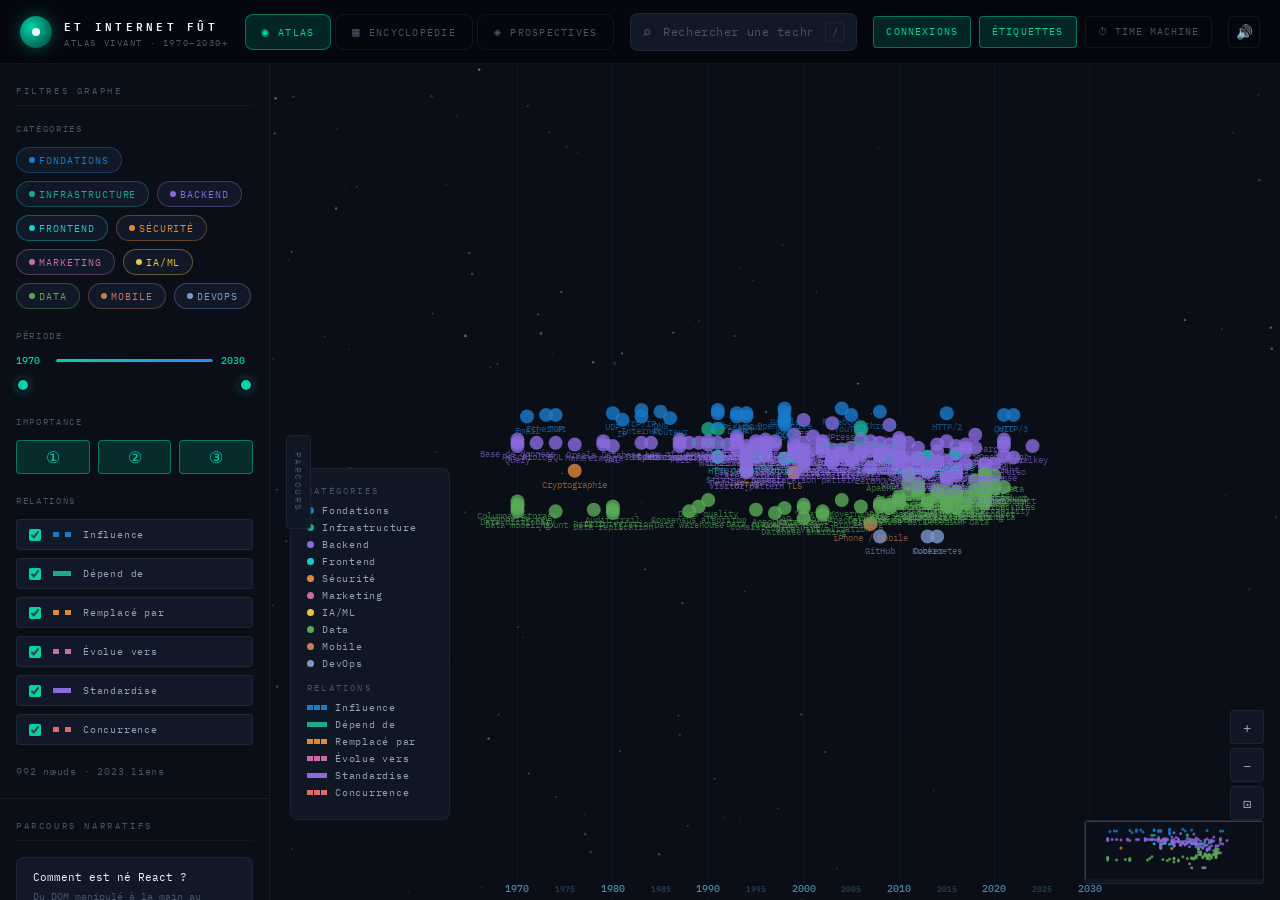
<file: index.html>
<!DOCTYPE html>
<html lang="fr">

<head>
  <meta charset="UTF-8">
  <meta name="viewport" content="width=device-width, initial-scale=1.0">
  <title>Et Internet Fût · Atlas Vivant du Web 1970–2030+</title>
  <meta name="description" content="Encyclopédie interactive de l'histoire du Web — explorez le graphe des technologies, des protocoles fondateurs aux frameworks modernes, avec prospectives 2024–2035.">
  <meta name="theme-color" content="#060810">

  <!-- Fonts -->
  <link rel="preconnect" href="https://fonts.googleapis.com">
  <link rel="preconnect" href="https://fonts.gstatic.com" crossorigin>
  <link href="https://fonts.googleapis.com/css2?family=IBM+Plex+Mono:ital,wght@0,300;0,400;0,500;0,600;1,400&family=Inter:wght@300;400;500;600&display=swap" rel="stylesheet">

  <link rel="stylesheet" href="style.css">
</head>

<body>

  <!-- ══ INTRO SPLASH ══════════════════════════════════════ -->
  <div id="intro" role="status" aria-live="polite">
    <div class="intro__orb"></div>
    <div class="intro__rings">
      <div class="intro__ring intro__ring--1"></div>
      <div class="intro__ring intro__ring--2"></div>
      <div class="intro__ring intro__ring--3"></div>
    </div>
    <div class="intro__content">
      <div class="intro__title">Et Internet Fût</div>
      <div class="intro__sub">Atlas Vivant du Web · Initialisation…</div>
      <div class="intro__bar"><div class="intro__bar-fill" id="intro-bar"></div></div>
    </div>
  </div>

  <!-- ══ HEADER FIXE ═══════════════════════════════════════ -->
  <header id="hd" role="banner">
    <!-- Bouton Toggle Sidebar (Mobile) -->
    <button class="hd__menu-btn" id="btn-toggle-sidebar" aria-label="Ouvrir les filtres et menus" aria-expanded="false">
      <span class="hd__menu-ico">☰</span>
    </button>

    <!-- Branding -->
    <div class="hd__brand">
      <div class="hd__logo" aria-hidden="true">
        <span class="hd__logo-dot"></span>
      </div>
      <div class="hd__text">
        <div class="hd__title">Et Internet Fût</div>
        <div class="hd__sub">Atlas Vivant · 1970–2030+</div>
      </div>
    </div>

    <!-- Navigation principale vues -->
    <nav class="hd__nav" role="navigation" aria-label="Vues principales">
      <button class="hd__nav-btn active" id="btn-view-atlas" data-view="atlas" aria-pressed="true">
        <span class="hd__nav-ico">◉</span><span>Atlas</span>
      </button>
      <button class="hd__nav-btn" id="btn-view-encyclo" data-view="encyclopedie" aria-pressed="false">
        <span class="hd__nav-ico">▦</span><span>Encyclopédie</span>
      </button>
      <button class="hd__nav-btn" id="btn-view-prosp" data-view="prospectives" aria-pressed="false">
        <span class="hd__nav-ico">◈</span><span>Prospectives</span>
      </button>
    </nav>

    <!-- Recherche universelle -->
    <div class="hd__search" role="search">
      <span class="hd__search-ico" aria-hidden="true">⌕</span>
      <input
        type="search"
        id="si"
        class="hd__search-input"
        placeholder="Rechercher une technologie…"
        autocomplete="off"
        spellcheck="false"
        aria-label="Recherche universelle"
        aria-autocomplete="list"
        aria-controls="sr"
      >
      <kbd class="hd__search-kbd" aria-label="Raccourci clavier">/</kbd>
      <div id="sr" class="search__results" role="listbox" aria-label="Résultats de recherche"></div>
    </div>

    <!-- Contrôles Atlas (visible seulement en mode Atlas) -->
    <div class="hd__atlas-ctrl" id="hd-atlas-ctrl">
      <button class="hd__ctrl-btn active" id="btn-edges" aria-pressed="true" title="Afficher/masquer les connexions">
        Connexions
      </button>
      <button class="hd__ctrl-btn active" id="btn-labels" aria-pressed="true" title="Afficher/masquer les étiquettes">
        Étiquettes
      </button>
      <button id="btn-timemachine" aria-pressed="false" title="Mode Time Machine — rejouer l'histoire du Web [T]">
        ⏱ Time Machine
      </button>
      <span id="tm-year-badge" aria-live="polite"></span>
    </div>
    <!-- Bouton mute son -->
    <button id="btn-mute" aria-label="Activer/désactiver le son" title="Son [M]">🔊</button>
  </header>

  <!-- ══ LAYOUT PRINCIPAL ═══════════════════════════════════ -->
  <div id="app-layout">

    <!-- ── SIDEBAR GAUCHE ──────────────────────────────────── -->
    <aside id="sidebar" class="sidebar" aria-label="Filtres et navigation">
      <!-- Bouton fermer mobile -->
      <button class="close-btn" id="sb-x" aria-label="Fermer les filtres">×</button>

      <!-- Sidebar Atlas -->
      <div class="sidebar__section" id="sb-atlas">
        <div class="sidebar__section-title">Filtres graphe</div>

        <!-- Catégories -->
        <div class="filter-group" id="filter-cats">
          <div class="filter-group__label">Catégories</div>
          <div class="filter-group__pills" id="cat-pills">
            <!-- Générés par JS -->
          </div>
        </div>

        <!-- Décennie -->
        <div class="filter-group" id="filter-decade">
          <div class="filter-group__label">Période</div>
          <div class="filter-range">
            <span class="filter-range__val" id="range-from">1970</span>
            <div class="filter-range__track">
              <div class="filter-range__fill" id="range-fill"></div>
            </div>
            <span class="filter-range__val" id="range-to">2030</span>
          </div>
          <div class="filter-range-inputs">
            <input type="range" id="range-min" min="1970" max="2030" value="1970" aria-label="Année début">
            <input type="range" id="range-max" min="1970" max="2030" value="2030" aria-label="Année fin">
          </div>
        </div>

        <!-- Importance -->
        <div class="filter-group">
          <div class="filter-group__label">Importance</div>
          <div class="filter-importance" id="filter-imp">
            <button class="imp-btn active" data-imp="1" id="imp-1" aria-pressed="true" title="Fondamental">①</button>
            <button class="imp-btn active" data-imp="2" id="imp-2" aria-pressed="true" title="Important">②</button>
            <button class="imp-btn active" data-imp="3" id="imp-3" aria-pressed="true" title="Secondaire">③</button>
          </div>
        </div>

        <!-- Relations -->
        <div class="filter-group">
          <div class="filter-group__label">Relations</div>
          <div class="filter-relations" id="filter-rels">
            <!-- Générés par JS -->
          </div>
        </div>

        <!-- Stats -->
        <div class="sidebar__stats" id="atlas-stats">
          <span id="stats-nodes">–</span> nœuds · <span id="stats-edges">–</span> liens
        </div>
      </div>



      <!-- Sidebar Parcours narratifs (commun) -->
      <div class="sidebar__section" id="sb-parcours">
        <div class="sidebar__section-title">Parcours narratifs</div>
        <div id="parcours-list" class="parcours-list">
          <!-- Générés par JS -->
        </div>
      </div>

    </aside>

    <!-- ── ZONE PRINCIPALE ─────────────────────────────────── -->
    <main id="main-zone" role="main">

      <!-- Vue 1 : Atlas (canvas) -->
      <section id="view-atlas" class="view view--active" aria-label="Vue atlas graphe">
        <canvas id="cv" role="img" aria-label="Graphe interactif des technologies Web"></canvas>

        <!-- Légende -->
        <div id="leg" aria-label="Légende du graphe"></div>

        <!-- Notification mode constellation -->
        <div id="csh" role="status" aria-live="polite">
          <span>Mode constellation · Échap pour quitter</span>
          <button class="csh-close" id="csh-x" aria-label="Quitter le mode constellation">×</button>
        </div>

        <!-- Minimap -->
        <div id="mm" title="Minimap de navigation">
          <canvas id="mmc" width="178" height="58"></canvas>
        </div>

        <!-- Zoom bar -->
        <div id="zb" role="toolbar" aria-label="Contrôles de zoom">
          <button class="z-b" id="z-in" aria-label="Zoom avant" title="Zoom avant">+</button>
          <button class="z-b" id="z-out" aria-label="Zoom arrière" title="Zoom arrière">−</button>
          <button class="z-b" id="z-fit" aria-label="Ajuster à l'écran" title="Ajuster">⊡</button>
        </div>

        <!-- Tooltip nœud -->
        <div id="tt" role="tooltip" aria-hidden="true">
          <div class="tt__inner">
            <div class="tt__name" id="tt-n"></div>
            <div class="tt__meta" id="tt-m"></div>
            <div class="tt__desc" id="tt-d"></div>
            <div class="tt__hint">Cliquer pour les détails</div>
          </div>
        </div>

        <!-- Bouton parcours (mode atlas) -->
        <button id="btn-nar" class="parcours-toggle" aria-expanded="false" aria-controls="np">
          Parcours
        </button>
        <!-- Panneau parcours narratifs -->
        <nav id="np" class="parcours-panel" aria-label="Parcours narratifs" aria-hidden="true">
          <div class="np__top">
            <div class="np__label">Parcours narratifs</div>
            <div class="np__sub">Explorer l'histoire par thème.</div>
            <button class="close-btn" id="np-x" aria-label="Fermer les parcours">×</button>
          </div>
          <div class="np__list" id="np-list"></div>
          <div id="nsteps" class="nsteps" aria-live="polite">
            <div class="nsteps__title" id="ns-t"></div>
            <div id="ns-list" class="nsteps__list"></div>
            <div class="nsteps__ctrl">
              <button class="nsteps__btn" id="ns-prev" disabled aria-label="Étape précédente">← Préc.</button>
              <button class="nsteps__btn" id="ns-next" aria-label="Étape suivante">Suiv. →</button>
              <button class="nsteps__exit" id="ns-exit" aria-label="Quitter le parcours">×</button>
            </div>
          </div>
        </nav>
      </section>

      <!-- Vue 2 : Encyclopédie -->
      <section id="view-encyclopedie" class="view" aria-label="Vue encyclopédie">
        <div class="encyclo__header">
          <h1 class="encyclo__title">Encyclopédie du Web</h1>
          <div class="encyclo__meta" id="encyclo-meta">Chargement…</div>
        </div>

        <!-- Controls (Sorters & Filters) -->
        <div class="encyclo__controls">
          <div class="control-group">
            <span class="control-label">Trier par :</span>
            <div class="sort-btns">
              <button class="sort-btn active" id="sort-alpha" data-sort="alpha">A → Z</button>
              <button class="sort-btn" id="sort-chrono" data-sort="chrono">Chronologique</button>
              <button class="sort-btn" id="sort-imp" data-sort="importance">Importance</button>
              <button class="sort-btn" id="sort-cat" data-sort="categorie">Catégorie</button>
            </div>
            <div class="sidebar__stats" id="encyclo-stats" style="margin-top: 0; margin-left: auto;">
              <span id="encyclo-count">–</span> entrées affichées
            </div>
          </div>
          
          <div class="control-group">
            <span class="control-label">Filtrer par catégorie :</span>
            <div class="filter-group__pills" id="encyclo-cat-pills">
              <!-- Générés par JS -->
            </div>
          </div>
        </div>

        <div id="encyclo-grid" class="encyclo__grid" role="list" aria-label="Grille des entrées encyclopédiques">
          <!-- Cartes générées par JS (virtual scrolling) -->
        </div>
        <!-- Sentinel pour infinite scroll -->
        <div id="encyclo-sentinel" class="encyclo__sentinel" aria-hidden="true"></div>
      </section>

      <!-- Vue 3 : Prospectives -->
      <section id="view-prospectives" class="view" aria-label="Vue prospectives">
        <div class="prosp__header">
          <h1 class="prosp__title">Prospectives 2024–2035</h1>
          <div class="prosp__sub">Signaux faibles et convergences détectées par le graphe de relations.</div>
        </div>

        <!-- Controls (Filters) -->
        <div class="prosp__controls">
          <div class="control-group">
            <span class="control-label">Type de signal :</span>
            <div class="filter-group__pills" id="prosp-type-pills">
              <button class="cat-pill active" data-type="all" id="prosp-type-all">Tous</button>
              <button class="cat-pill" data-type="CONVERGENCE" id="prosp-type-conv">Convergence</button>
              <button class="cat-pill" data-type="RUPTURE" id="prosp-type-rupt">Rupture</button>
              <button class="cat-pill" data-type="EMERGENCE" id="prosp-type-emer">Émergence</button>
            </div>
          </div>
          
          <div class="control-group" style="margin-left: auto;">
            <span class="control-label">Horizon :</span>
            <span class="prosp-horizon-badge">2024 → 2035</span>
          </div>
        </div>

        <div id="prosp-timeline" class="prosp__timeline" role="list">
          <!-- Cartes générées par JS -->
        </div>
      </section>

    </main>

    <!-- ── PANNEAU DÉTAIL (slide-in droit) ────────────────── -->
    <aside id="dp" class="detail-panel" role="complementary" aria-label="Détail de l'entrée" aria-hidden="true">
      <div class="detail-panel__header">
        <button class="close-btn" id="dp-x" aria-label="Fermer le panneau détail">×</button>
        <div class="detail-panel__year" id="dp-y"></div>
        <div class="detail-panel__name" id="dp-n"></div>
        <div class="detail-panel__cat" id="dp-c"></div>
      </div>
      <div class="detail-panel__body" id="dp-body"></div>
      <div class="detail-panel__footer">
        <button class="detail-panel__action" id="dp-const">◎ Explorer les connexions</button>
        <button class="detail-panel__action" id="dp-story">▷ Voir dans un parcours</button>
      </div>
    </aside>

  </div><!-- /#app-layout -->

  <!-- ══ CURSEUR CUSTOM ══════════════════════════════════ -->
  <div id="cursor" aria-hidden="true"></div>

  <!-- ══ OVERLAY RACCOURCIS CLAVIER ══════════════════════ -->
  <div id="shortcuts-overlay" role="dialog" aria-modal="true" aria-label="Raccourcis clavier" aria-hidden="true">
    <div class="shortcuts-panel">
      <div class="shortcuts-panel__title">Raccourcis clavier</div>

      <div class="shortcuts-group">
        <div class="shortcuts-group__title">Navigation</div>
        <div class="shortcut-row">
          <div class="shortcut-key"><kbd>/</kbd></div>
          <div class="shortcut-desc">Ouvrir la recherche</div>
        </div>
        <div class="shortcut-row">
          <div class="shortcut-key"><kbd>Échap</kbd></div>
          <div class="shortcut-desc">Fermer / Quitter</div>
        </div>
        <div class="shortcut-row">
          <div class="shortcut-key"><kbd>←</kbd><kbd>→</kbd></div>
          <div class="shortcut-desc">Décennie précédente / suivante</div>
        </div>
        <div class="shortcut-row">
          <div class="shortcut-key"><kbd>F</kbd></div>
          <div class="shortcut-desc">Zoom ajusté (fit)</div>
        </div>
      </div>

      <div class="shortcuts-group">
        <div class="shortcuts-group__title">Affichage</div>
        <div class="shortcut-row">
          <div class="shortcut-key"><kbd>L</kbd></div>
          <div class="shortcut-desc">Afficher / masquer les étiquettes</div>
        </div>
        <div class="shortcut-row">
          <div class="shortcut-key"><kbd>E</kbd></div>
          <div class="shortcut-desc">Afficher / masquer les connexions</div>
        </div>
      </div>

      <div class="shortcuts-group">
        <div class="shortcuts-group__title">Time Machine</div>
        <div class="shortcut-row">
          <div class="shortcut-key"><kbd>T</kbd></div>
          <div class="shortcut-desc">Activer / arrêter la Time Machine</div>
        </div>
        <div class="shortcut-row">
          <div class="shortcut-key"><kbd>Espace</kbd></div>
          <div class="shortcut-desc">Play / Pause la Time Machine</div>
        </div>
      </div>

      <div class="shortcuts-group">
        <div class="shortcuts-group__title">Son & Parcours</div>
        <div class="shortcut-row">
          <div class="shortcut-key"><kbd>M</kbd></div>
          <div class="shortcut-desc">Activer / désactiver le son</div>
        </div>
        <div class="shortcut-row">
          <div class="shortcut-key"><kbd>←</kbd><kbd>→</kbd></div>
          <div class="shortcut-desc">Étape précédente / suivante (parcours actif)</div>
        </div>
        <div class="shortcut-row">
          <div class="shortcut-key"><kbd>?</kbd></div>
          <div class="shortcut-desc">Afficher / masquer cet écran</div>
        </div>
      </div>

      <button class="shortcuts-close" id="shortcuts-close">Fermer</button>
    </div>
  </div>

  <script src="script.js"></script>
</body>

</html>
</file>
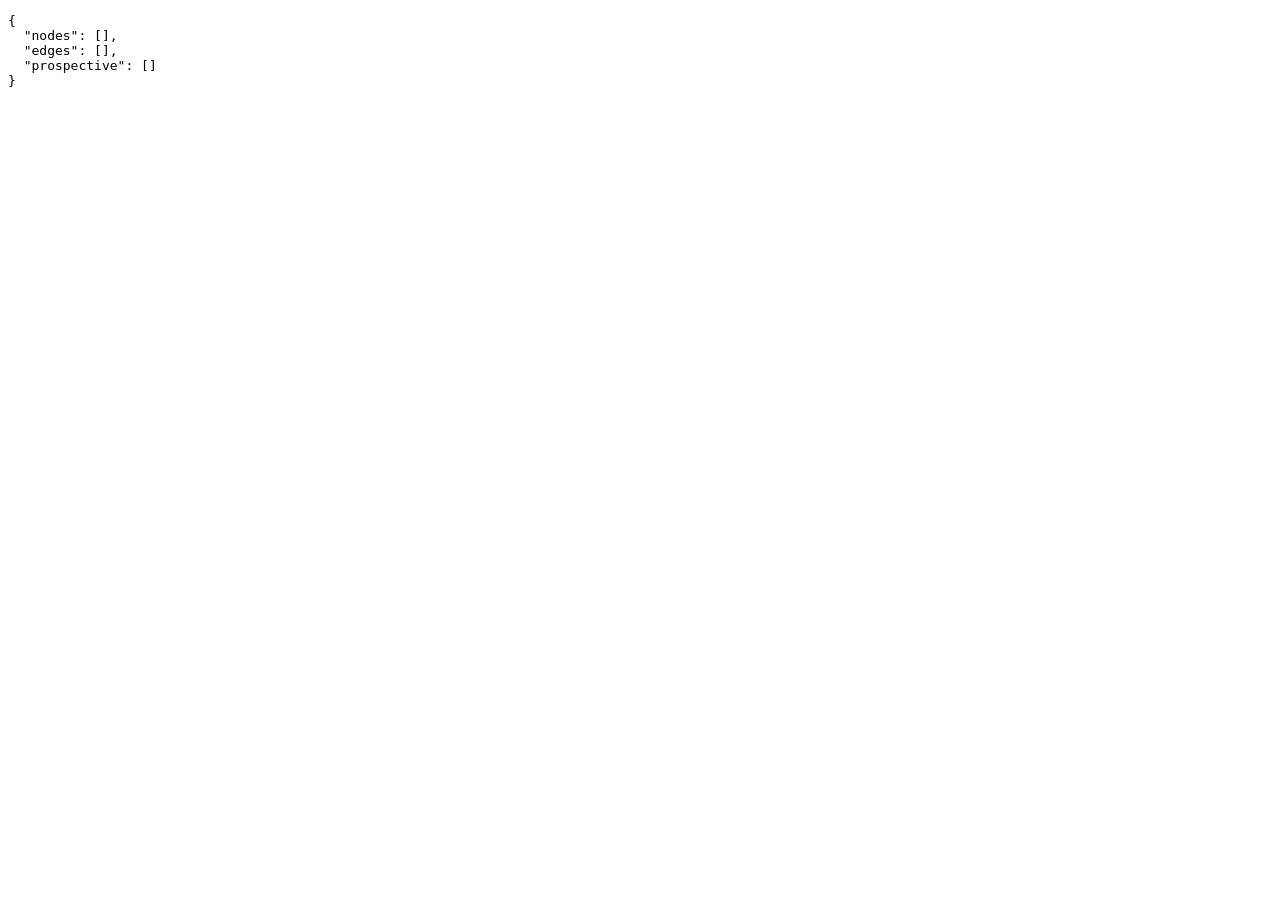
<file: parse.html>
<!DOCTYPE html>
<html>
<head>
  <meta charset="utf-8">
  <title>Data Extractor</title>
</head>
<body>
  <pre id="output">Loading...</pre>

  <!-- Load the main script.js which defines the arrays -->
  <script src="script.js"></script>
  
  <script>
    // Wait for the script to execute and register globals
    window.addEventListener('load', () => {
      try {
        const outputData = {
          nodes: NODES,
          edges: EDGES,
          prospective: PROSPECTIVE
        };
        document.getElementById('output').textContent = JSON.stringify(outputData, null, 2);
      } catch (err) {
        document.getElementById('output').textContent = 'Error: ' + err.message + '\n' + err.stack;
      }
    });
  </script>
</body>
</html>
</file>
<file: style.css>
/* ══════════════════════════════════════════════════════
   WebClair v3 — Design System
   "Et Internet Fût" · Atlas Vivant du Web
   ══════════════════════════════════════════════════════ */

/* ── 1. DESIGN TOKENS ─────────────────────────────────── */
:root {
  /* Background scale */
  --bg-void:    #060810;
  --bg-deep:    #0a0e17;
  --bg-surface: #111827;
  --bg-raised:  #1a2235;
  --bg-glass:   rgba(17, 24, 39, 0.88);

  /* Accents */
  --accent:       #00d4aa;
  --accent-dim:   rgba(0, 212, 170, 0.15);
  --accent-glow:  rgba(0, 212, 170, 0.35);
  --accent-blue:  #3b82f6;
  --accent-pulse: #7c3aed;
  --accent-warn:  #f59e0b;

  /* Text scale */
  --text-1: #f0f4f8;
  --text-2: #94a3b8;
  --text-3: #475569;
  --text-4: #1e293b;

  /* Borders */
  --border:       rgba(255, 255, 255, 0.06);
  --border-soft:  rgba(255, 255, 255, 0.04);
  --border-focus: rgba(0, 212, 170, 0.45);
  --border-hover: rgba(255, 255, 255, 0.12);

  /* Catégories */
  --cat-fondations:    #1a7acc;
  --cat-infrastructure:#1aaa8a;
  --cat-backend:       #8a6add;
  --cat-frontend:      #1acccc;
  --cat-securite:      #dd8a3a;
  --cat-marketing:     #cc6aaa;
  --cat-ia:            #e8c53a;
  --cat-data:          #5aaa5a;
  --cat-mobile:        #cc7a5a;
  --cat-devops:        #7a9acc;

  /* Layout */
  --header-h:  64px;
  --sidebar-w: 270px;
  --panel-w:   320px;

  /* Typography */
  --font-mono: 'IBM Plex Mono', 'Courier New', monospace;
  --font-sans: 'Inter', system-ui, -apple-system, sans-serif;

  /* Spacing scale */
  --sp-1: 4px;
  --sp-2: 8px;
  --sp-3: 12px;
  --sp-4: 16px;
  --sp-5: 20px;
  --sp-6: 24px;
  --sp-8: 32px;

  /* Motion */
  --ease-out:   cubic-bezier(0.4, 0, 0.2, 1);
  --ease-spring:cubic-bezier(0.34, 1.56, 0.64, 1);
  --t-fast:  150ms;
  --t-med:   300ms;
  --t-slow:  500ms;

  /* Border radius */
  --r-sm: 4px;
  --r-md: 8px;
  --r-lg: 12px;
  --r-xl: 16px;
}

/* ── 2. RESET ─────────────────────────────────────────── */
*, *::before, *::after {
  margin: 0;
  padding: 0;
  box-sizing: border-box;
}

html {
  font-size: 16px;
  -webkit-font-smoothing: antialiased;
  -moz-osx-font-smoothing: grayscale;
}

html, body {
  width: 100%;
  height: 100%;
  background: var(--bg-void);
  color: var(--text-2);
  font-family: var(--font-mono);
  overflow: hidden;
}

button {
  font-family: inherit;
  cursor: pointer;
  border: none;
  background: none;
}

input {
  font-family: inherit;
}

a {
  color: var(--accent);
  text-decoration: none;
}

a:hover {
  text-decoration: underline;
}

.hidden {
  display: none !important;
}

/* ── 3. INTRO SPLASH ──────────────────────────────────── */
#intro {
  position: fixed;
  inset: 0;
  z-index: 999;
  background: var(--bg-void);
  display: flex;
  align-items: center;
  justify-content: center;
  flex-direction: column;
  transition: opacity var(--t-slow) var(--ease-out);
}

#intro.fade-out {
  opacity: 0;
  pointer-events: none;
}

.intro__orb {
  width: 80px;
  height: 80px;
  border-radius: 50%;
  background: radial-gradient(circle at 35% 35%, var(--accent), #004d3d 50%, transparent 70%);
  box-shadow: 0 0 60px var(--accent-glow), 0 0 120px rgba(0, 212, 170, 0.15);
  animation: orb-pulse 2.5s ease-in-out infinite;
  position: relative;
  z-index: 2;
}

@keyframes orb-pulse {
  0%, 100% { transform: scale(1); box-shadow: 0 0 60px var(--accent-glow), 0 0 120px rgba(0, 212, 170, 0.15); }
  50% { transform: scale(1.1); box-shadow: 0 0 80px var(--accent-glow), 0 0 160px rgba(0, 212, 170, 0.25); }
}

.intro__rings {
  position: absolute;
  inset: 0;
  display: flex;
  align-items: center;
  justify-content: center;
}

.intro__ring {
  position: absolute;
  border-radius: 50%;
  border: 1px solid rgba(0, 212, 170, 0.15);
  animation: ring-expand 3s ease-out infinite;
}

.intro__ring--1 { width: 160px; height: 160px; animation-delay: 0s; }
.intro__ring--2 { width: 280px; height: 280px; animation-delay: 0.5s; }
.intro__ring--3 { width: 420px; height: 420px; animation-delay: 1s; }

@keyframes ring-expand {
  0%   { opacity: 0.4; transform: scale(0.8); }
  100% { opacity: 0;   transform: scale(1.1); }
}

.intro__content {
  text-align: center;
  margin-top: 40px;
  position: relative;
  z-index: 2;
}

.intro__title {
  font-family: var(--font-mono);
  font-size: clamp(1.2rem, 3vw, 1.6rem);
  font-weight: 600;
  letter-spacing: 0.25em;
  text-transform: uppercase;
  color: var(--text-1);
  margin-bottom: var(--sp-2);
}

.intro__sub {
  font-size: 0.7rem;
  letter-spacing: 0.2em;
  text-transform: uppercase;
  color: var(--text-3);
  margin-bottom: var(--sp-5);
}

.intro__bar {
  width: 200px;
  height: 2px;
  background: var(--border);
  border-radius: 2px;
  margin: 0 auto;
  overflow: hidden;
}

.intro__bar-fill {
  height: 100%;
  width: 0%;
  background: linear-gradient(90deg, var(--accent), var(--accent-blue));
  border-radius: 2px;
  transition: width 0.4s var(--ease-out);
  animation: bar-load 2s var(--ease-out) forwards;
}

@keyframes bar-load {
  0%   { width: 0%; }
  60%  { width: 75%; }
  90%  { width: 90%; }
  100% { width: 100%; }
}

/* ── 4. HEADER ────────────────────────────────────────── */
#hd {
  position: fixed;
  top: 0;
  left: 0;
  right: 0;
  height: var(--header-h);
  z-index: 200;
  display: flex;
  align-items: center;
  gap: var(--sp-4);
  padding: 0 var(--sp-5);
  background: rgba(6, 8, 16, 0.92);
  backdrop-filter: blur(16px) saturate(1.5);
  border-bottom: 1px solid var(--border);
}

/* Branding */
.hd__brand {
  display: flex;
  align-items: center;
  gap: var(--sp-3);
  flex-shrink: 0;
}

.hd__logo {
  width: 32px;
  height: 32px;
  border-radius: 50%;
  background: radial-gradient(circle at 35% 35%, var(--accent), #003d30);
  box-shadow: 0 0 16px var(--accent-glow);
  display: flex;
  align-items: center;
  justify-content: center;
  flex-shrink: 0;
}

.hd__logo-dot {
  width: 8px;
  height: 8px;
  border-radius: 50%;
  background: rgba(255, 255, 255, 0.9);
  animation: orb-pulse 2.5s ease-in-out infinite;
}

.hd__title {
  font-size: 0.68rem;
  font-weight: 600;
  letter-spacing: 0.3em;
  color: var(--text-1);
  text-transform: uppercase;
  white-space: nowrap;
}

.hd__sub {
  font-size: 0.55rem;
  letter-spacing: 0.18em;
  color: var(--text-3);
  text-transform: uppercase;
  margin-top: 2px;
}

/* Navigation vues */
.hd__nav {
  display: flex;
  gap: var(--sp-1);
  flex-shrink: 0;
}

.hd__nav-btn {
  display: flex;
  align-items: center;
  gap: var(--sp-2);
  height: 36px;
  padding: 0 var(--sp-4);
  background: transparent;
  border: 1px solid var(--border);
  border-radius: var(--r-md);
  font-family: var(--font-mono);
  font-size: 0.65rem;
  letter-spacing: 0.12em;
  text-transform: uppercase;
  color: var(--text-3);
  transition: all var(--t-fast) var(--ease-out);
}

.hd__nav-btn:hover {
  color: var(--text-2);
  border-color: var(--border-hover);
  background: var(--bg-surface);
}

.hd__nav-btn.active {
  color: var(--accent);
  border-color: var(--border-focus);
  background: var(--accent-dim);
}

.hd__nav-ico {
  font-size: 0.75rem;
}

/* Recherche */
.hd__search {
  flex: 1;
  max-width: 400px;
  margin: 0 auto;
  position: relative;
}

.hd__search-ico {
  position: absolute;
  left: var(--sp-3);
  top: 50%;
  transform: translateY(-50%);
  font-size: 1rem;
  color: var(--text-3);
  pointer-events: none;
}

.hd__search-input {
  width: 100%;
  height: 38px;
  background: var(--bg-surface);
  border: 1px solid var(--border);
  border-radius: var(--r-md);
  padding: 0 var(--sp-8) 0 var(--sp-8);
  font-family: var(--font-mono);
  font-size: 0.72rem;
  letter-spacing: 0.05em;
  color: var(--text-1);
  outline: none;
  transition: border-color var(--t-fast) var(--ease-out), box-shadow var(--t-fast) var(--ease-out);
}

.hd__search-input::placeholder {
  color: var(--text-3);
}

.hd__search-input:focus {
  border-color: var(--border-focus);
  box-shadow: 0 0 0 3px var(--accent-dim);
}

.hd__search-kbd {
  position: absolute;
  right: var(--sp-3);
  top: 50%;
  transform: translateY(-50%);
  font-family: var(--font-mono);
  font-size: 0.6rem;
  color: var(--text-3);
  border: 1px solid var(--border);
  border-radius: var(--r-sm);
  padding: 2px 6px;
  transition: opacity var(--t-fast);
}

.hd__search-input:focus ~ .hd__search-kbd {
  opacity: 0;
}

/* Résultats recherche */
.search__results {
  position: absolute;
  top: calc(100% + 6px);
  left: 0;
  right: 0;
  background: var(--bg-surface);
  border: 1px solid var(--border-hover);
  border-radius: var(--r-md);
  display: none;
  max-height: 320px;
  overflow-y: auto;
  box-shadow: 0 16px 48px rgba(0, 0, 0, 0.6);
  z-index: 300;
  scrollbar-width: thin;
  scrollbar-color: var(--border) transparent;
}

.search__results.open {
  display: block;
  animation: fadeDown var(--t-fast) var(--ease-out);
}

@keyframes fadeDown {
  from { opacity: 0; transform: translateY(-4px); }
  to   { opacity: 1; transform: translateY(0); }
}

.search__group-title {
  padding: var(--sp-2) var(--sp-4);
  font-size: 0.6rem;
  letter-spacing: 0.2em;
  text-transform: uppercase;
  color: var(--text-3);
  border-bottom: 1px solid var(--border-soft);
  background: var(--bg-raised);
}

.search__item {
  display: flex;
  align-items: center;
  gap: var(--sp-3);
  padding: var(--sp-3) var(--sp-4);
  cursor: pointer;
  border-bottom: 1px solid var(--border-soft);
  transition: background var(--t-fast);
}

.search__item:last-child { border-bottom: none; }

.search__item:hover,
.search__item.focused {
  background: var(--bg-raised);
}

.search__dot {
  width: 7px;
  height: 7px;
  border-radius: 50%;
  flex-shrink: 0;
}

.search__name {
  font-size: 0.72rem;
  color: var(--text-1);
  flex: 1;
}

.search__name mark {
  background: none;
  color: var(--accent);
  font-weight: 600;
}

.search__year {
  font-size: 0.62rem;
  color: var(--text-3);
}

.search__cat {
  font-size: 0.58rem;
  letter-spacing: 0.1em;
  text-transform: uppercase;
}

/* Contrôles Atlas header */
.hd__atlas-ctrl {
  display: flex;
  gap: var(--sp-2);
  flex-shrink: 0;
}

.hd__ctrl-btn {
  height: 32px;
  padding: 0 var(--sp-3);
  background: transparent;
  border: 1px solid var(--border);
  border-radius: var(--r-sm);
  font-family: var(--font-mono);
  font-size: 0.6rem;
  letter-spacing: 0.12em;
  text-transform: uppercase;
  color: var(--text-3);
  transition: all var(--t-fast) var(--ease-out);
}

.hd__ctrl-btn:hover {
  color: var(--text-2);
  border-color: var(--border-hover);
}

.hd__ctrl-btn.active {
  color: var(--accent);
  border-color: var(--border-focus);
  background: var(--accent-dim);
}

/* ── 5. LAYOUT PRINCIPAL ──────────────────────────────── */
#app-layout {
  position: fixed;
  inset: 0;
  top: var(--header-h);
  display: grid;
  grid-template-columns: var(--sidebar-w) 1fr var(--panel-w);
  grid-template-rows: 1fr;
  transition: grid-template-columns var(--t-med) var(--ease-out);
}

#app-layout.panel-closed {
  grid-template-columns: var(--sidebar-w) 1fr 0px;
}

#app-layout.sidebar-hidden {
  grid-template-columns: 0px 1fr var(--panel-w);
}

#app-layout.sidebar-hidden.panel-closed {
  grid-template-columns: 0px 1fr 0px;
}

#app-layout.sidebar-hidden #sidebar {
  border-right: none !important;
}

/* ── 6. SIDEBAR ───────────────────────────────────────── */
#sidebar {
  grid-column: 1;
  background: var(--bg-deep);
  border-right: 1px solid var(--border);
  overflow-y: auto;
  overflow-x: hidden;
  display: flex;
  flex-direction: column;
  gap: 0;
  scrollbar-width: thin;
  scrollbar-color: var(--border) transparent;
}

.sidebar__section {
  padding: var(--sp-5) var(--sp-4);
  border-bottom: 1px solid var(--border);
}

.sidebar__section-title {
  font-size: 0.58rem;
  letter-spacing: 0.28em;
  text-transform: uppercase;
  color: var(--text-3);
  margin-bottom: var(--sp-4);
  padding-bottom: var(--sp-2);
  border-bottom: 1px solid var(--border-soft);
}

.sidebar__stats {
  margin-top: var(--sp-4);
  font-size: 0.6rem;
  color: var(--text-3);
  letter-spacing: 0.08em;
}

/* Filter groups */
.filter-group {
  margin-bottom: var(--sp-5);
}

.filter-group__label {
  font-size: 0.58rem;
  letter-spacing: 0.18em;
  text-transform: uppercase;
  color: var(--text-3);
  margin-bottom: var(--sp-3);
}

/* Category pills */
.filter-group__pills {
  display: flex;
  flex-wrap: wrap;
  gap: var(--sp-2);
}

.cat-pill {
  display: flex;
  align-items: center;
  gap: var(--sp-1);
  height: 26px;
  padding: 0 var(--sp-3);
  background: var(--bg-surface);
  border: 1px solid var(--border);
  border-radius: 100px;
  font-family: var(--font-mono);
  font-size: 0.6rem;
  letter-spacing: 0.1em;
  text-transform: uppercase;
  color: var(--text-3);
  transition: all var(--t-fast) var(--ease-out);
  cursor: pointer;
}

.cat-pill:hover {
  border-color: var(--border-hover);
  color: var(--text-2);
}

.cat-pill.active {
  color: var(--text-1);
  border-color: currentColor;
}

.cat-pill__dot {
  width: 6px;
  height: 6px;
  border-radius: 50%;
  flex-shrink: 0;
}

/* Range filter */
.filter-range {
  display: flex;
  align-items: center;
  gap: var(--sp-2);
  margin-bottom: var(--sp-2);
}

.filter-range__val {
  font-size: 0.62rem;
  color: var(--accent);
  min-width: 32px;
  font-weight: 500;
}

.filter-range__track {
  flex: 1;
  height: 3px;
  background: var(--bg-raised);
  border-radius: 2px;
  position: relative;
  overflow: hidden;
}

.filter-range__fill {
  position: absolute;
  inset: 0;
  background: linear-gradient(90deg, var(--accent), var(--accent-blue));
  border-radius: 2px;
}

.filter-range-inputs {
  position: relative;
  height: 20px;
}

.filter-range-inputs input[type="range"] {
  position: absolute;
  inset: 0;
  width: 100%;
  appearance: none;
  -webkit-appearance: none;
  background: transparent;
  height: 20px;
  cursor: pointer;
  pointer-events: none;
}

.filter-range-inputs input[type="range"]:nth-child(2) {
  pointer-events: auto;
}

.filter-range-inputs input[type="range"]:nth-child(1) {
  pointer-events: auto;
}

input[type="range"]::-webkit-slider-thumb {
  -webkit-appearance: none;
  width: 14px;
  height: 14px;
  border-radius: 50%;
  background: var(--accent);
  border: 2px solid var(--bg-deep);
  cursor: pointer;
  box-shadow: 0 0 8px var(--accent-glow);
  pointer-events: auto;
}

input[type="range"]::-moz-range-thumb {
  width: 14px;
  height: 14px;
  border-radius: 50%;
  background: var(--accent);
  border: 2px solid var(--bg-deep);
  cursor: pointer;
  box-shadow: 0 0 8px var(--accent-glow);
}

/* Importance toggles */
.filter-importance {
  display: flex;
  gap: var(--sp-2);
}

.imp-btn {
  flex: 1;
  height: 34px;
  background: var(--bg-surface);
  border: 1px solid var(--border);
  border-radius: var(--r-sm);
  font-family: var(--font-mono);
  font-size: 1rem;
  color: var(--text-3);
  transition: all var(--t-fast) var(--ease-out);
}

.imp-btn:hover {
  border-color: var(--border-hover);
  color: var(--text-2);
}

.imp-btn.active {
  background: var(--accent-dim);
  border-color: var(--border-focus);
  color: var(--accent);
}

/* Relations filter */
.filter-relations {
  display: flex;
  flex-direction: column;
  gap: var(--sp-2);
}

.rel-check {
  display: flex;
  align-items: center;
  gap: var(--sp-3);
  padding: var(--sp-2) var(--sp-3);
  background: var(--bg-surface);
  border: 1px solid var(--border);
  border-radius: var(--r-sm);
  cursor: pointer;
  transition: background var(--t-fast);
}

.rel-check:hover {
  background: var(--bg-raised);
}

.rel-check input[type="checkbox"] {
  accent-color: var(--accent);
  width: 12px;
  height: 12px;
  cursor: pointer;
}

.rel-check__line {
  width: 18px;
  height: 0;
  border-top: 2px solid;
  flex-shrink: 0;
}

.rel-check__label {
  font-size: 0.62rem;
  letter-spacing: 0.08em;
  color: var(--text-2);
}

/* Sort buttons (encyclopédie) */
.sort-btns {
  display: grid;
  grid-template-columns: 1fr 1fr;
  gap: var(--sp-2);
}

.sort-btn {
  height: 30px;
  background: var(--bg-surface);
  border: 1px solid var(--border);
  border-radius: var(--r-sm);
  font-family: var(--font-mono);
  font-size: 0.6rem;
  letter-spacing: 0.08em;
  color: var(--text-3);
  transition: all var(--t-fast) var(--ease-out);
}

.sort-btn:hover {
  border-color: var(--border-hover);
  color: var(--text-2);
}

.sort-btn.active {
  background: var(--accent-dim);
  border-color: var(--border-focus);
  color: var(--accent);
}

/* Parcours list */
.parcours-list {
  display: flex;
  flex-direction: column;
  gap: var(--sp-2);
}

.parcours-item {
  padding: var(--sp-3) var(--sp-4);
  background: var(--bg-surface);
  border: 1px solid var(--border);
  border-radius: var(--r-md);
  cursor: pointer;
  transition: all var(--t-fast) var(--ease-out);
}

.parcours-item:hover {
  border-color: var(--border-hover);
  background: var(--bg-raised);
}

.parcours-item.active {
  border-color: var(--border-focus);
  background: var(--accent-dim);
}

.parcours-item__title {
  font-size: 0.7rem;
  color: var(--text-1);
  margin-bottom: var(--sp-1);
  line-height: 1.4;
}

.parcours-item__desc {
  font-size: 0.6rem;
  color: var(--text-3);
  line-height: 1.5;
}

.parcours-item__count {
  font-size: 0.58rem;
  color: var(--accent);
  margin-top: var(--sp-1);
}

/* ── 7. ZONE PRINCIPALE ───────────────────────────────── */
#main-zone {
  grid-column: 2;
  position: relative;
  overflow: hidden;
  background: var(--bg-deep);
}

.view {
  position: absolute;
  inset: 0;
  opacity: 0;
  pointer-events: none;
  transition: opacity var(--t-med) var(--ease-out);
}

.view--active {
  opacity: 1;
  pointer-events: auto;
}

/* ── 8. VUE ATLAS ─────────────────────────────────────── */
#view-atlas {
  display: flex;
  align-items: stretch;
}

#cv {
  position: absolute;
  inset: 0;
  display: block;
  cursor: grab;
  touch-action: none;
  /* Taille CSS = taille logique (DPR géré en JS via canvas.width = W * dpr) */
  width: 100% !important;
  height: 100% !important;
  image-rendering: auto;
}


#cv.drag { cursor: grabbing; }
#cv.hover { cursor: crosshair; }

/* Légende */
#leg {
  position: absolute;
  left: var(--sp-5);
  bottom: 80px;
  z-index: 50;
  pointer-events: auto;
  background: var(--bg-glass);
  backdrop-filter: blur(12px);
  border: 1px solid var(--border);
  border-radius: var(--r-md);
  padding: var(--sp-4);
  min-width: 160px;
}

.leg__group {
  margin-bottom: var(--sp-3);
}

.leg__group:last-child { margin-bottom: 0; }

.leg__group-title {
  font-size: 0.55rem;
  letter-spacing: 0.25em;
  text-transform: uppercase;
  color: var(--text-3);
  margin-bottom: var(--sp-2);
}

.leg__item {
  display: flex;
  align-items: center;
  gap: var(--sp-2);
  margin-bottom: var(--sp-1);
  font-size: 0.6rem;
  letter-spacing: 0.08em;
  color: var(--text-2);
}

.leg__dot {
  width: 7px;
  height: 7px;
  border-radius: 50%;
  flex-shrink: 0;
}

.leg__line {
  width: 20px;
  height: 0;
  border-top: 2px solid;
  flex-shrink: 0;
}

/* Notification constellation */
#csh {
  position: absolute;
  top: var(--sp-4);
  left: 50%;
  transform: translateX(-50%);
  background: var(--bg-glass);
  backdrop-filter: blur(12px);
  border: 1px solid var(--border-focus);
  border-radius: 100px;
  padding: var(--sp-2) var(--sp-5);
  font-size: 0.65rem;
  letter-spacing: 0.12em;
  color: var(--accent);
  display: none;
  align-items: center;
  gap: var(--sp-3);
  z-index: 50;
}

#csh.visible {
  display: flex;
  animation: fadeDown var(--t-fast) var(--ease-out);
}

.csh-close {
  background: none;
  border: none;
  color: var(--accent);
  font-size: 1.1rem;
  cursor: pointer;
  padding: 0 var(--sp-1);
  line-height: 1;
  display: inline-flex;
  align-items: center;
  justify-content: center;
  transition: color var(--t-fast);
}

.csh-close:hover {
  color: var(--text-1);
}

/* Minimap */
#mm {
  position: absolute;
  right: var(--sp-4);
  bottom: var(--sp-4);
  background: var(--bg-glass);
  backdrop-filter: blur(8px);
  border: 1px solid var(--border);
  border-radius: var(--r-sm);
  overflow: hidden;
  z-index: 50;
}

/* Zoom bar */
#zb {
  position: absolute;
  right: var(--sp-4);
  bottom: 80px;
  display: flex;
  flex-direction: column;
  gap: var(--sp-1);
  z-index: 50;
}

.z-b {
  width: 34px;
  height: 34px;
  background: var(--bg-glass);
  backdrop-filter: blur(8px);
  border: 1px solid var(--border);
  border-radius: var(--r-sm);
  font-family: var(--font-mono);
  font-size: 0.9rem;
  color: var(--text-2);
  display: flex;
  align-items: center;
  justify-content: center;
  transition: all var(--t-fast) var(--ease-out);
}

.z-b:hover {
  background: var(--bg-raised);
  border-color: var(--border-hover);
  color: var(--text-1);
}

/* Tooltip */
#tt {
  position: fixed;
  z-index: 500;
  pointer-events: none;
  opacity: 0;
  transition: opacity 0.1s;
  max-width: 240px;
}

#tt.visible { opacity: 1; }

.tt__inner {
  background: var(--bg-void);
  border: 1px solid var(--border-hover);
  border-radius: var(--r-md);
  padding: var(--sp-3) var(--sp-4);
  box-shadow: 0 8px 32px rgba(0, 0, 0, 0.6);
}

.tt__name {
  font-size: 0.85rem;
  font-weight: 500;
  letter-spacing: 0.04em;
  color: var(--text-1);
  margin-bottom: 2px;
}

.tt__meta {
  font-size: 0.58rem;
  letter-spacing: 0.16em;
  text-transform: uppercase;
  color: var(--text-3);
  margin-bottom: var(--sp-2);
}

.tt__desc {
  font-size: 0.65rem;
  color: var(--text-2);
  line-height: 1.6;
}

.tt__hint {
  font-size: 0.55rem;
  color: var(--text-3);
  margin-top: var(--sp-2);
  letter-spacing: 0.08em;
}

/* Parcours toggle btn (mode atlas) */
.parcours-toggle {
  position: absolute;
  left: var(--sp-4);
  top: 50%;
  transform: translateY(-50%);
  z-index: 50;
  padding: var(--sp-4) 6px;
  background: var(--bg-glass);
  backdrop-filter: blur(8px);
  border: 1px solid var(--border);
  border-radius: var(--r-sm);
  writing-mode: vertical-rl;
  font-family: var(--font-mono);
  font-size: 0.55rem;
  letter-spacing: 0.28em;
  text-transform: uppercase;
  color: var(--text-3);
  transition: all var(--t-med) var(--ease-out);
}

.parcours-toggle:hover {
  color: var(--text-2);
  border-color: var(--border-hover);
}

.parcours-toggle.hidden {
  left: -60px !important;
  opacity: 0;
  pointer-events: none;
}

/* Panneau parcours narratifs */
.parcours-panel {
  position: absolute;
  left: 0;
  top: 0;
  bottom: 0;
  width: 290px;
  z-index: 60;
  transform: translateX(-290px);
  transition: transform var(--t-med) var(--ease-out);
  background: var(--bg-surface);
  border-right: 1px solid var(--border-hover);
  display: flex;
  flex-direction: column;
  overflow: hidden;
}

.parcours-panel.open {
  transform: translateX(0);
}

.np__top {
  padding: var(--sp-5) var(--sp-5) var(--sp-4);
  border-bottom: 1px solid var(--border);
  flex-shrink: 0;
  position: relative;
}

.np__label {
  font-size: 0.6rem;
  letter-spacing: 0.28em;
  text-transform: uppercase;
  color: var(--text-3);
  margin-bottom: var(--sp-1);
}

.np__sub {
  font-size: 0.65rem;
  color: var(--text-2);
  line-height: 1.5;
}

.np__list {
  flex: 1;
  overflow-y: auto;
  scrollbar-width: thin;
  scrollbar-color: var(--border) transparent;
}

.np__item {
  padding: var(--sp-4) var(--sp-5);
  border-bottom: 1px solid var(--border-soft);
  cursor: pointer;
  transition: background var(--t-fast);
}

.np__item:hover { background: var(--bg-raised); }
.np__item.active { background: rgba(0, 212, 170, 0.06); }

.np__item-title {
  font-size: 0.72rem;
  color: var(--text-1);
  margin-bottom: var(--sp-1);
  line-height: 1.4;
}

.np__item-desc {
  font-size: 0.62rem;
  color: var(--text-3);
  line-height: 1.5;
  margin-bottom: 2px;
}

.np__item-count {
  font-size: 0.58rem;
  color: var(--text-3);
}

/* Nsteps */
.nsteps {
  flex-shrink: 0;
  border-top: 1px solid var(--border-hover);
  padding: var(--sp-4) var(--sp-5);
  display: none;
  max-height: 320px;
  overflow-y: auto;
  scrollbar-width: thin;
  scrollbar-color: var(--border) transparent;
}

.nsteps.open { display: block; }

.nsteps__title {
  font-size: 0.65rem;
  color: var(--text-1);
  font-weight: 500;
  margin-bottom: var(--sp-3);
}

.nsteps__list {
  display: flex;
  flex-direction: column;
  gap: var(--sp-2);
  margin-bottom: var(--sp-3);
}

.nstep {
  display: flex;
  align-items: flex-start;
  gap: var(--sp-3);
  padding: var(--sp-2) var(--sp-3);
  border: 1px solid var(--border);
  border-radius: var(--r-sm);
  cursor: pointer;
  transition: all var(--t-fast) var(--ease-out);
}

.nstep:hover { border-color: var(--border-hover); background: var(--bg-raised); }
.nstep.active { border-color: var(--accent); background: var(--accent-dim); }

.nstep__num {
  font-size: 0.58rem;
  color: var(--text-3);
  min-width: 14px;
  margin-top: 1px;
}

.nstep__name {
  font-size: 0.65rem;
  color: var(--text-2);
}

.nstep__note {
  font-size: 0.6rem;
  color: var(--text-3);
  line-height: 1.4;
  margin-top: 2px;
}

.nsteps__ctrl {
  display: flex;
  gap: var(--sp-2);
}

.nsteps__btn {
  flex: 1;
  height: 30px;
  background: var(--bg-surface);
  border: 1px solid var(--border);
  border-radius: var(--r-sm);
  font-family: var(--font-mono);
  font-size: 0.6rem;
  letter-spacing: 0.1em;
  color: var(--text-3);
  transition: all var(--t-fast);
}

.nsteps__btn:hover:not(:disabled) {
  color: var(--text-2);
  border-color: var(--border-hover);
}

.nsteps__btn:disabled { opacity: 0.3; cursor: not-allowed; }

.nsteps__exit {
  width: 30px;
  height: 30px;
  background: none;
  border: 1px solid var(--border);
  border-radius: var(--r-sm);
  font-size: 1rem;
  color: var(--text-3);
  transition: color var(--t-fast);
}

.nsteps__exit:hover { color: var(--text-1); }

/* ── 9. VUE ENCYCLOPÉDIE ──────────────────────────────── */
#view-encyclopedie {
  display: flex;
  flex-direction: column;
  overflow: hidden;
}

.encyclo__header {
  padding: var(--sp-6) var(--sp-8);
  border-bottom: 1px solid var(--border);
  flex-shrink: 0;
  display: flex;
  align-items: baseline;
  gap: var(--sp-5);
}

.encyclo__title {
  font-family: var(--font-mono);
  font-size: 1rem;
  font-weight: 600;
  letter-spacing: 0.2em;
  text-transform: uppercase;
  color: var(--text-1);
}

.encyclo__meta {
  font-size: 0.62rem;
  color: var(--text-3);
  letter-spacing: 0.08em;
}

.encyclo__controls {
  display: flex;
  flex-direction: column;
  gap: var(--sp-4);
  padding: var(--sp-4) var(--sp-8);
  border-bottom: 1px solid var(--border);
  background: var(--bg-deep);
}

.encyclo__controls .control-group {
  display: flex;
  align-items: center;
  gap: var(--sp-4);
  width: 100%;
}

.encyclo__controls .control-label {
  font-size: 0.58rem;
  letter-spacing: 0.18em;
  text-transform: uppercase;
  color: var(--text-3);
  white-space: nowrap;
}

.encyclo__controls .sort-btns {
  display: flex;
  gap: var(--sp-2);
}

.encyclo__controls .sort-btn {
  padding: 0 var(--sp-3);
  white-space: nowrap;
}

.encyclo__grid {
  flex: 1;
  overflow-y: auto;
  padding: var(--sp-6) var(--sp-8);
  display: flex;
  flex-direction: column;
  gap: var(--sp-6);
  scrollbar-width: thin;
  scrollbar-color: var(--border) transparent;
}

.encyclo__year-section {
  margin-bottom: var(--sp-4);
}

.encyclo__year-title {
  font-family: var(--font-mono);
  font-size: 1.1rem;
  color: var(--accent);
  border-bottom: 1px solid var(--border);
  padding-bottom: var(--sp-2);
  margin-bottom: var(--sp-4);
  letter-spacing: 0.08em;
  display: flex;
  justify-content: space-between;
  align-items: baseline;
}

.encyclo__year-count {
  font-size: 0.65rem;
  color: var(--text-3);
  font-weight: normal;
}

.encyclo__year-grid {
  display: grid;
  grid-template-columns: repeat(auto-fill, minmax(260px, 1fr));
  gap: var(--sp-4);
}

.encyclo__sentinel {
  height: 1px;
}

/* Cartes encyclopédiques */
.enc-card {
  background: var(--bg-surface);
  border: 1px solid var(--border);
  border-radius: var(--r-lg);
  padding: var(--sp-5);
  cursor: pointer;
  transition: all var(--t-med) var(--ease-out);
  position: relative;
  overflow: hidden;
  display: flex;
  flex-direction: column;
  gap: var(--sp-3);
}

.enc-card::before {
  content: '';
  position: absolute;
  inset: 0;
  border-radius: var(--r-lg);
  opacity: 0;
  transition: opacity var(--t-med) var(--ease-out);
  pointer-events: none;
}

.enc-card:hover {
  transform: translateY(-3px);
  border-color: var(--border-hover);
  box-shadow: 0 12px 40px rgba(0, 0, 0, 0.4);
}

.enc-card:hover::before { opacity: 1; }

.enc-card__top {
  display: flex;
  align-items: center;
  justify-content: space-between;
}

.enc-card__year {
  font-size: 0.62rem;
  letter-spacing: 0.15em;
  color: var(--text-3);
}

.enc-card__badge {
  display: flex;
  align-items: center;
  gap: var(--sp-1);
  font-size: 0.55rem;
  letter-spacing: 0.12em;
  text-transform: uppercase;
  padding: 3px var(--sp-2);
  border-radius: 100px;
  border: 1px solid;
}

.enc-card__dot {
  width: 5px;
  height: 5px;
  border-radius: 50%;
}

.enc-card__name {
  font-family: var(--font-mono);
  font-size: 1.15rem;
  font-weight: 500;
  letter-spacing: 0.02em;
  color: var(--text-1);
  line-height: 1.2;
}

.enc-card__desc {
  font-family: var(--font-sans);
  font-size: 0.78rem;
  color: var(--text-2);
  line-height: 1.6;
  flex: 1;
}

.enc-card__footer {
  display: flex;
  align-items: center;
  gap: var(--sp-4);
  padding-top: var(--sp-3);
  border-top: 1px solid var(--border-soft);
  font-size: 0.6rem;
  color: var(--text-3);
  letter-spacing: 0.06em;
}

.enc-card__footer-item {
  display: flex;
  align-items: center;
  gap: var(--sp-1);
}

.enc-card__imp {
  font-size: 0.75rem;
}

/* ── 10. VUE PROSPECTIVES ─────────────────────────────── */
#view-prospectives {
  display: flex;
  flex-direction: column;
  overflow: hidden;
}

.prosp__header {
  padding: var(--sp-6) var(--sp-8);
  border-bottom: 1px solid var(--border);
  flex-shrink: 0;
}

.prosp__title {
  font-family: var(--font-mono);
  font-size: 1rem;
  font-weight: 600;
  letter-spacing: 0.2em;
  text-transform: uppercase;
  color: var(--text-1);
  margin-bottom: var(--sp-2);
}

.prosp__sub {
  font-family: var(--font-sans);
  font-size: 0.78rem;
  color: var(--text-3);
  line-height: 1.6;
}

.prosp__controls {
  display: flex;
  align-items: center;
  justify-content: space-between;
  gap: var(--sp-4);
  padding: var(--sp-4) var(--sp-8);
  border-bottom: 1px solid var(--border);
  background: var(--bg-deep);
}

.prosp__controls .control-group {
  display: flex;
  align-items: center;
  gap: var(--sp-4);
}

.prosp__controls .control-label {
  font-size: 0.58rem;
  letter-spacing: 0.18em;
  text-transform: uppercase;
  color: var(--text-3);
  white-space: nowrap;
}

.prosp-horizon-badge {
  font-family: var(--font-mono);
  font-size: 0.68rem;
  color: var(--accent);
  letter-spacing: 0.12em;
  background: var(--accent-dim);
  border: 1px solid var(--border-focus);
  padding: 4px var(--sp-3);
  border-radius: var(--r-sm);
}

.prosp__timeline {
  flex: 1;
  overflow-y: auto;
  padding: var(--sp-8);
  display: flex;
  flex-direction: column;
  gap: var(--sp-6);
  scrollbar-width: thin;
  scrollbar-color: var(--border) transparent;
}

/* Cartes prospectives */
.prosp-card {
  background: var(--bg-surface);
  border: 1px solid var(--border);
  border-radius: var(--r-xl);
  padding: var(--sp-6);
  position: relative;
  overflow: hidden;
  transition: all var(--t-med) var(--ease-out);
  animation: card-appear 0.5s var(--ease-out) both;
}

@keyframes card-appear {
  from { opacity: 0; transform: translateY(12px); }
  to   { opacity: 1; transform: translateY(0); }
}

.prosp-card:hover {
  border-color: var(--border-hover);
  box-shadow: 0 12px 40px rgba(0, 0, 0, 0.3);
}

/* Accent latéral selon type */
.prosp-card::after {
  content: '';
  position: absolute;
  left: 0;
  top: 0;
  bottom: 0;
  width: 3px;
  border-radius: var(--r-xl) 0 0 var(--r-xl);
}

.prosp-card--CONVERGENCE::after { background: var(--accent); }
.prosp-card--RUPTURE::after      { background: var(--accent-warn); }
.prosp-card--EMERGENCE::after    { background: var(--accent-pulse); }

.prosp-card__top {
  display: flex;
  align-items: center;
  justify-content: space-between;
  margin-bottom: var(--sp-4);
}

.prosp-card__type {
  font-family: var(--font-mono);
  font-size: 0.58rem;
  letter-spacing: 0.22em;
  text-transform: uppercase;
  padding: 4px var(--sp-3);
  border-radius: 100px;
  border: 1px solid;
}

.prosp-card__type--CONVERGENCE { color: var(--accent); border-color: var(--accent-glow); background: rgba(0,212,170,0.07); }
.prosp-card__type--RUPTURE      { color: var(--accent-warn); border-color: rgba(245,158,11,0.35); background: rgba(245,158,11,0.07); }
.prosp-card__type--EMERGENCE    { color: var(--accent-pulse); border-color: rgba(124,58,237,0.35); background: rgba(124,58,237,0.07); }

.prosp-card__horizon {
  font-family: var(--font-mono);
  font-size: 0.68rem;
  color: var(--text-3);
  letter-spacing: 0.12em;
}

.prosp-card__title {
  font-family: var(--font-mono);
  font-size: 1rem;
  font-weight: 500;
  color: var(--text-1);
  margin-bottom: var(--sp-4);
  line-height: 1.3;
}

/* Barre de probabilité */
.prosp-card__prob {
  margin-bottom: var(--sp-4);
}

.prosp-card__prob-label {
  display: flex;
  justify-content: space-between;
  font-size: 0.6rem;
  color: var(--text-3);
  letter-spacing: 0.1em;
  margin-bottom: var(--sp-2);
}

.prosp-card__prob-val {
  color: var(--text-1);
  font-weight: 600;
}

.prosp-card__prob-track {
  height: 6px;
  background: var(--bg-raised);
  border-radius: 6px;
  overflow: hidden;
}

.prosp-card__prob-fill {
  height: 100%;
  border-radius: 6px;
  transform-origin: left;
  transform: scaleX(0);
  transition: transform 1s var(--ease-out);
}

.prosp-card.animated .prosp-card__prob-fill {
  transform: scaleX(1);
}

.prosp-card--CONVERGENCE .prosp-card__prob-fill {
  background: linear-gradient(90deg, var(--accent), rgba(0,212,170,0.6));
}

.prosp-card--RUPTURE .prosp-card__prob-fill {
  background: linear-gradient(90deg, var(--accent-warn), rgba(245,158,11,0.6));
}

.prosp-card--EMERGENCE .prosp-card__prob-fill {
  background: linear-gradient(90deg, var(--accent-pulse), rgba(124,58,237,0.6));
}

.prosp-card__desc {
  font-family: var(--font-sans);
  font-size: 0.78rem;
  color: var(--text-2);
  line-height: 1.7;
  margin-bottom: var(--sp-5);
}

.prosp-card__signals {
  display: flex;
  flex-wrap: wrap;
  gap: var(--sp-2);
}

.prosp-card__signal {
  display: inline-flex;
  align-items: center;
  height: 24px;
  padding: 0 var(--sp-3);
  background: var(--bg-raised);
  border: 1px solid var(--border);
  border-radius: 100px;
  font-family: var(--font-mono);
  font-size: 0.6rem;
  color: var(--text-2);
  cursor: pointer;
  transition: all var(--t-fast);
}

.prosp-card__signal:hover {
  border-color: var(--accent);
  color: var(--accent);
  background: var(--accent-dim);
}

/* ── 11. PANNEAU DÉTAIL ───────────────────────────────── */
#dp {
  grid-column: 3;
  background: var(--bg-surface);
  border-left: 1px solid var(--border);
  display: flex;
  flex-direction: column;
  overflow: hidden;
  transition: transform var(--t-med) var(--ease-out), opacity var(--t-med) var(--ease-out);
}

#dp.closed {
  transform: translateX(100%);
  opacity: 0;
}

.detail-panel__header {
  padding: var(--sp-6) var(--sp-5) var(--sp-5);
  border-bottom: 1px solid var(--border);
  flex-shrink: 0;
  position: relative;
}

.close-btn {
  position: absolute;
  top: var(--sp-4);
  right: var(--sp-4);
  width: 28px;
  height: 28px;
  background: var(--bg-raised);
  border: 1px solid var(--border);
  border-radius: var(--r-sm);
  font-size: 1rem;
  color: var(--text-3);
  display: flex;
  align-items: center;
  justify-content: center;
  transition: all var(--t-fast);
}

.close-btn:hover {
  color: var(--text-1);
  border-color: var(--border-hover);
}

.detail-panel__year {
  font-size: 0.6rem;
  letter-spacing: 0.22em;
  text-transform: uppercase;
  color: var(--text-3);
  padding-right: 40px;
  margin-bottom: var(--sp-2);
}

.detail-panel__name {
  font-size: 1.4rem;
  font-weight: 500;
  letter-spacing: 0.02em;
  color: var(--text-1);
  line-height: 1.15;
  padding-right: 40px;
  margin-bottom: var(--sp-2);
}

.detail-panel__cat {
  font-size: 0.62rem;
  letter-spacing: 0.18em;
  text-transform: uppercase;
  padding: 4px var(--sp-3);
  border-radius: 100px;
  display: inline-flex;
  align-items: center;
  gap: var(--sp-2);
  border: 1px solid;
}

.detail-panel__body {
  flex: 1;
  overflow-y: auto;
  padding: var(--sp-5) var(--sp-5);
  scrollbar-width: thin;
  scrollbar-color: var(--border) transparent;
}

.dp-section {
  margin-bottom: var(--sp-5);
}

.dp-section__label {
  font-size: 0.58rem;
  letter-spacing: 0.26em;
  text-transform: uppercase;
  color: var(--text-3);
  margin-bottom: var(--sp-3);
  padding-bottom: var(--sp-2);
  border-bottom: 1px solid var(--border-soft);
}

.dp-section__text {
  font-family: var(--font-sans);
  font-size: 0.82rem;
  color: var(--text-2);
  line-height: 1.75;
}

.dp-section__text--short {
  font-size: 0.9rem;
  color: var(--text-1);
  font-weight: 400;
}

/* Relations dans le panneau */
.dp-rels {
  display: flex;
  flex-direction: column;
  gap: var(--sp-2);
}

.dp-rel {
  display: flex;
  align-items: center;
  gap: var(--sp-3);
  padding: var(--sp-3) var(--sp-3);
  background: var(--bg-raised);
  border: 1px solid var(--border);
  border-radius: var(--r-sm);
  cursor: pointer;
  transition: all var(--t-fast);
}

.dp-rel:hover {
  border-color: var(--border-hover);
  background: var(--bg-surface);
}

.dp-rel__type {
  font-size: 0.55rem;
  letter-spacing: 0.1em;
  text-transform: uppercase;
  padding: 2px var(--sp-2);
  border-radius: var(--r-sm);
  border: 1px solid;
  flex-shrink: 0;
}

.dp-rel__name {
  font-size: 0.68rem;
  color: var(--text-1);
  flex: 1;
}

.dp-rel__year {
  font-size: 0.58rem;
  color: var(--text-3);
}

/* Sources */
.dp-sources {
  display: flex;
  flex-direction: column;
  gap: var(--sp-2);
}

.dp-source {
  display: flex;
  align-items: center;
  gap: var(--sp-2);
  font-family: var(--font-sans);
  font-size: 0.72rem;
  color: var(--accent);
  transition: opacity var(--t-fast);
}

.dp-source:hover { opacity: 0.8; }

.dp-source::before {
  content: '🔗';
  font-size: 0.7rem;
}

/* Footer panneau */
.detail-panel__footer {
  padding: var(--sp-4) var(--sp-5);
  border-top: 1px solid var(--border);
  display: flex;
  flex-direction: column;
  gap: var(--sp-2);
  flex-shrink: 0;
}

.detail-panel__action {
  height: 36px;
  background: var(--bg-raised);
  border: 1px solid var(--border);
  border-radius: var(--r-sm);
  font-family: var(--font-mono);
  font-size: 0.62rem;
  letter-spacing: 0.1em;
  text-transform: uppercase;
  color: var(--text-2);
  text-align: left;
  padding: 0 var(--sp-4);
  transition: all var(--t-fast);
}

.detail-panel__action:hover {
  color: var(--text-1);
  border-color: var(--border-hover);
  background: var(--bg-surface);
}

/* ── 12. SCROLLBARS GLOBALES ──────────────────────────── */
::-webkit-scrollbar { width: 6px; height: 6px; }
::-webkit-scrollbar-track { background: transparent; }
::-webkit-scrollbar-thumb { background: var(--border-hover); border-radius: 4px; }
::-webkit-scrollbar-thumb:hover { background: var(--text-3); }

/* Bouton Menu Mobile */
.hd__menu-btn {
  display: none;
  align-items: center;
  justify-content: center;
  width: 38px;
  height: 38px;
  background: transparent;
  border: 1px solid var(--border);
  border-radius: var(--r-md);
  color: var(--text-2);
  font-size: 1.1rem;
  transition: all var(--t-fast) var(--ease-out);
}

.hd__menu-btn:hover {
  color: var(--text-1);
  border-color: var(--border-hover);
  background: var(--bg-surface);
}

.hd__menu-ico {
  font-size: 1.2rem;
  line-height: 1;
}

/* Bouton Fermer Sidebar Mobile */
#sb-x {
  display: none;
}

/* ── 13. RESPONSIVE ───────────────────────────────────── */
@media (max-width: 1200px) {
  :root {
    --sidebar-w: 220px;
    --panel-w:   280px;
  }
}

@media (max-width: 900px) {
  #app-layout,
  #app-layout.panel-closed {
    grid-template-columns: 0px 1fr 0px;
  }

  .hd__menu-btn {
    display: flex;
  }

  #sb-x {
    display: flex;
    z-index: 10;
  }

  /* Décale le titre de la première section de la sidebar pour la croix */
  #sidebar .sidebar__section:first-of-type {
    padding-top: var(--sp-8);
  }

  #sidebar {
    position: fixed;
    left: 0;
    top: var(--header-h);
    bottom: 0;
    width: var(--sidebar-w);
    transform: translateX(-100%);
    z-index: 150;
    transition: transform var(--t-med) var(--ease-out);
  }

  #sidebar.open {
    transform: translateX(0);
  }

  #dp {
    position: fixed;
    right: 0;
    top: var(--header-h);
    bottom: 0;
    width: min(var(--panel-w), 100vw);
    z-index: 150;
  }

  .hd__text .hd__sub { display: none; }
  
  /* Boutons nav compacts sur mobile */
  .hd__nav-btn {
    padding: 0 var(--sp-2);
    justify-content: center;
    width: 36px;
  }
  .hd__nav-btn span:not(.hd__nav-ico) { display: none; }
}

@media (max-width: 768px) {
  #mm { display: none !important; }   /* Masquer minimap */
  #zb { display: none !important; }   /* Masquer zoom bar */
  #leg { display: none !important; }  /* Masquer la légende */

  .encyclo__controls {
    padding: var(--sp-4) var(--sp-5);
  }
  
  .encyclo__controls .control-group {
    flex-direction: column;
    align-items: flex-start;
    gap: var(--sp-2);
  }

  .encyclo__controls .control-group .sidebar__stats {
    margin-left: 0 !important;
    margin-top: var(--sp-2) !important;
  }
  
  .prosp__controls {
    padding: var(--sp-4) var(--sp-5);
    flex-direction: column;
    align-items: flex-start;
    gap: var(--sp-3);
  }

  .prosp__controls .control-group:last-child {
    margin-left: 0 !important;
  }
}

@media (max-width: 600px) {
  .hd__atlas-ctrl { display: none; }
  .encyclo__header {
    flex-direction: column;
    align-items: flex-start;
    gap: var(--sp-2);
    padding: var(--sp-4) var(--sp-5);
  }
  .prosp__header {
    padding: var(--sp-4) var(--sp-5);
  }
  .encyclo__grid {
    padding: var(--sp-4);
    gap: var(--sp-4);
  }
  .encyclo__year-grid {
    gap: var(--sp-3);
  }
  .prosp__timeline {
    padding: var(--sp-4);
    gap: var(--sp-4);
  }
}

@media (max-width: 500px) {
  .hd__text { display: none; } /* Masquer texte marque pour donner place à la recherche */
}

/* ── 14. ACCESSIBILITY ────────────────────────────────── */
@media (prefers-reduced-motion: reduce) {
  *, *::before, *::after {
    animation-duration: 0.01ms !important;
    transition-duration: 0.01ms !important;
  }
}

:focus-visible {
  outline: 2px solid var(--accent);
  outline-offset: 2px;
  border-radius: var(--r-sm);
}

/* ══════════════════════════════════════════════════════
   15. AMÉLIORATIONS SUBLIMATION v3.1
   ══════════════════════════════════════════════════════ */

/* ── 15a. TRANSITIONS DE VUE FLUIDES ─────────────────── */
.view {
  transition: opacity var(--t-med) var(--ease-out),
              transform var(--t-med) var(--ease-out);
}

.view--exit {
  opacity: 0 !important;
  transform: translateX(-18px) scale(0.99) !important;
  pointer-events: none !important;
}

.view--enter {
  animation: view-enter var(--t-med) var(--ease-out) forwards;
}

@keyframes view-enter {
  from {
    opacity: 0;
    transform: translateX(18px) scale(0.99);
  }
  to {
    opacity: 1;
    transform: translateX(0) scale(1);
  }
}

/* ── 15b. CURSEUR CUSTOM LUMINEUX ────────────────────── */
#cursor {
  position: fixed;
  pointer-events: none;
  z-index: 9999;
  width: 12px;
  height: 12px;
  border: 1.5px solid var(--accent);
  border-radius: 50%;
  transform: translate(-50%, -50%);
  transition: width var(--t-fast) var(--ease-spring),
              height var(--t-fast) var(--ease-spring),
              border-color var(--t-fast) var(--ease-out),
              box-shadow var(--t-fast) var(--ease-out),
              opacity var(--t-fast) var(--ease-out);
  box-shadow: 0 0 8px rgba(0, 212, 170, 0.4);
  mix-blend-mode: screen;
  opacity: 0;
  will-change: transform;
}

#cursor.visible {
  opacity: 1;
}

#cursor.cursor--hover {
  width: 28px;
  height: 28px;
  box-shadow: 0 0 20px var(--cursor-color, rgba(0, 212, 170, 0.7)), 0 0 40px var(--cursor-color, rgba(0, 212, 170, 0.3));
  animation: cursor-pulse 1.2s ease-in-out infinite;
}

@keyframes cursor-pulse {
  0%, 100% { box-shadow: 0 0 20px var(--cursor-color, rgba(0, 212, 170, 0.7)), 0 0 40px var(--cursor-color, rgba(0, 212, 170, 0.3)); }
  50% { box-shadow: 0 0 30px var(--cursor-color, rgba(0, 212, 170, 0.9)), 0 0 60px var(--cursor-color, rgba(0, 212, 170, 0.5)); }
}

/* Masquer le curseur custom sur appareils tactiles */
@media (hover: none) {
  #cursor { display: none !important; }
}

/* ── 15c. BOUTON TIME MACHINE ────────────────────────── */
#btn-timemachine {
  display: flex;
  align-items: center;
  gap: var(--sp-2);
  height: 32px;
  padding: 0 var(--sp-3);
  background: transparent;
  border: 1px solid var(--border);
  border-radius: var(--r-sm);
  font-family: var(--font-mono);
  font-size: 0.6rem;
  letter-spacing: 0.1em;
  text-transform: uppercase;
  color: var(--text-3);
  transition: all var(--t-fast) var(--ease-out);
  position: relative;
  overflow: hidden;
}

#btn-timemachine:hover {
  color: var(--text-2);
  border-color: var(--border-hover);
}

#btn-timemachine.active {
  color: var(--accent-warn);
  border-color: rgba(245, 158, 11, 0.45);
  background: rgba(245, 158, 11, 0.08);
  animation: tm-glow 2s ease-in-out infinite;
}

@keyframes tm-glow {
  0%, 100% { box-shadow: 0 0 0 rgba(245, 158, 11, 0); }
  50%       { box-shadow: 0 0 12px rgba(245, 158, 11, 0.25); }
}

#tm-year-badge {
  display: none;
  font-size: 0.65rem;
  color: var(--accent-warn);
  background: rgba(245, 158, 11, 0.12);
  border: 1px solid rgba(245, 158, 11, 0.3);
  border-radius: var(--r-sm);
  padding: 1px var(--sp-2);
  letter-spacing: 0.1em;
  font-weight: 500;
  min-width: 38px;
  text-align: center;
  animation: badge-tick 0.3s var(--ease-spring);
}

#tm-year-badge.visible {
  display: inline-block;
}

@keyframes badge-tick {
  from { transform: scale(1.2); opacity: 0.6; }
  to   { transform: scale(1); opacity: 1; }
}

/* ── 15d. BOUTON MUTE ────────────────────────────────── */
#btn-mute {
  display: flex;
  align-items: center;
  justify-content: center;
  width: 32px;
  height: 32px;
  background: transparent;
  border: 1px solid var(--border);
  border-radius: var(--r-sm);
  font-size: 0.85rem;
  color: var(--text-3);
  transition: all var(--t-fast) var(--ease-out);
  flex-shrink: 0;
}

#btn-mute:hover {
  color: var(--text-2);
  border-color: var(--border-hover);
}

#btn-mute.muted {
  color: var(--text-4);
  opacity: 0.5;
}

/* ── 15e. OVERLAY RACCOURCIS CLAVIER ─────────────────── */
#shortcuts-overlay {
  position: fixed;
  inset: 0;
  z-index: 800;
  background: rgba(6, 8, 16, 0.85);
  backdrop-filter: blur(20px) saturate(1.5);
  display: flex;
  align-items: center;
  justify-content: center;
  opacity: 0;
  pointer-events: none;
  transition: opacity var(--t-med) var(--ease-out);
}

#shortcuts-overlay.open {
  opacity: 1;
  pointer-events: auto;
}

.shortcuts-panel {
  background: var(--bg-surface);
  border: 1px solid var(--border-hover);
  border-radius: var(--r-xl);
  padding: var(--sp-8);
  max-width: 560px;
  width: 90vw;
  max-height: 80vh;
  overflow-y: auto;
  box-shadow: 0 32px 80px rgba(0, 0, 0, 0.7), 0 0 60px rgba(0, 212, 170, 0.05);
  animation: shortcuts-in var(--t-med) var(--ease-spring);
}

@keyframes shortcuts-in {
  from { transform: scale(0.94) translateY(12px); opacity: 0; }
  to   { transform: scale(1) translateY(0); opacity: 1; }
}

.shortcuts-panel__title {
  font-family: var(--font-mono);
  font-size: 0.65rem;
  letter-spacing: 0.3em;
  text-transform: uppercase;
  color: var(--accent);
  margin-bottom: var(--sp-6);
  display: flex;
  align-items: center;
  gap: var(--sp-3);
}

.shortcuts-panel__title::after {
  content: '';
  flex: 1;
  height: 1px;
  background: var(--border);
}

.shortcuts-group {
  margin-bottom: var(--sp-6);
}

.shortcuts-group__title {
  font-size: 0.55rem;
  letter-spacing: 0.25em;
  text-transform: uppercase;
  color: var(--text-3);
  margin-bottom: var(--sp-3);
}

.shortcut-row {
  display: flex;
  align-items: center;
  justify-content: space-between;
  padding: var(--sp-2) 0;
  border-bottom: 1px solid var(--border-soft);
  gap: var(--sp-4);
}

.shortcut-row:last-child { border-bottom: none; }

.shortcut-key {
  display: inline-flex;
  align-items: center;
  gap: var(--sp-1);
  flex-shrink: 0;
}

.shortcut-key kbd {
  display: inline-flex;
  align-items: center;
  justify-content: center;
  min-width: 28px;
  height: 22px;
  padding: 0 var(--sp-2);
  background: var(--bg-raised);
  border: 1px solid var(--border-hover);
  border-bottom-width: 2px;
  border-radius: var(--r-sm);
  font-family: var(--font-mono);
  font-size: 0.65rem;
  color: var(--text-1);
  box-shadow: 0 2px 0 rgba(0,0,0,0.4);
}

.shortcut-desc {
  font-family: var(--font-sans);
  font-size: 0.75rem;
  color: var(--text-2);
  text-align: right;
}

.shortcuts-close {
  display: block;
  width: 100%;
  margin-top: var(--sp-6);
  height: 36px;
  background: var(--bg-raised);
  border: 1px solid var(--border-hover);
  border-radius: var(--r-md);
  font-family: var(--font-mono);
  font-size: 0.62rem;
  letter-spacing: 0.12em;
  text-transform: uppercase;
  color: var(--text-2);
  cursor: pointer;
  transition: all var(--t-fast);
}

.shortcuts-close:hover {
  color: var(--text-1);
  border-color: var(--accent);
  background: var(--accent-dim);
}

/* ── 15f. ANIMATION NAISSANCE DES NŒUDS (Time Machine) ── */
@keyframes node-birth {
  0%   { transform: scale(0); opacity: 0; }
  60%  { transform: scale(1.3); opacity: 1; }
  100% { transform: scale(1); opacity: 1; }
}

/* ── 15g. RESPONSIVE NOUVEAUX ÉLÉMENTS ───────────────── */
@media (max-width: 768px) {
  #btn-timemachine { display: none; }
  #btn-mute { display: none; }
}

@media (max-width: 600px) {
  #tm-year-badge { display: none !important; }
}
</file>
